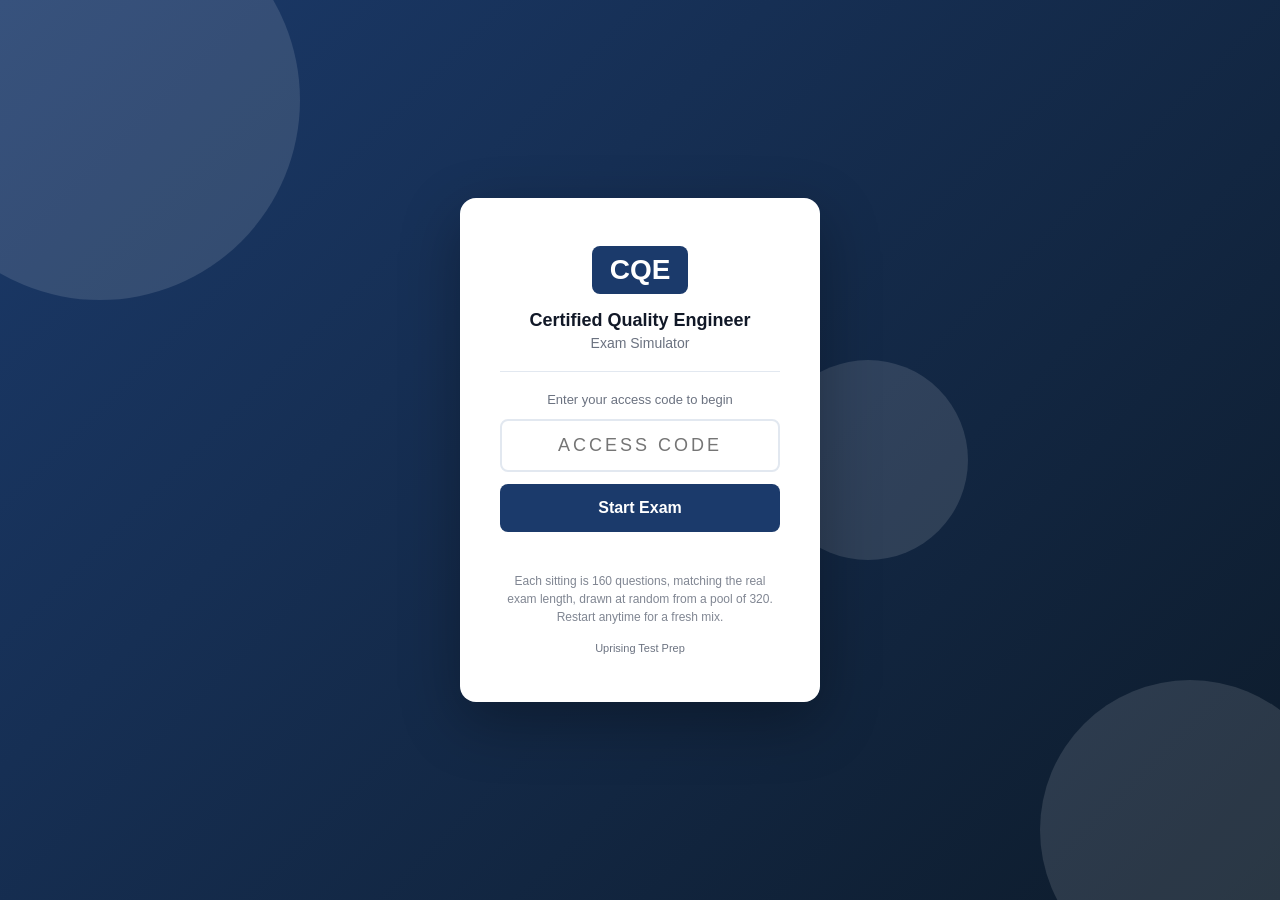
<file: index.html>
<!DOCTYPE html>
<html lang="en">
<head>
  <meta charset="UTF-8" />
  <meta name="viewport" content="width=device-width, initial-scale=1.0, viewport-fit=cover" />
  <meta name="apple-mobile-web-app-capable" content="yes" />
  <meta name="apple-mobile-web-app-status-bar-style" content="black-translucent" />
  <title>CQE Exam Simulator</title>
  <link rel="stylesheet" href="style.css" />
</head>
<body>

<div id="access-gate">
  <div class="gate-bg-shapes">
    <div class="shape shape-1"></div>
    <div class="shape shape-2"></div>
    <div class="shape shape-3"></div>
  </div>
  <div class="gate-card">
    <div class="gate-logo">
      <div class="logo-badge">CQE</div>
    </div>
    <h1 class="gate-title">Certified Quality Engineer</h1>
    <p class="gate-subtitle">Exam Simulator</p>
    <div class="gate-divider"></div>
    <p class="gate-instruction">Enter your access code to begin</p>
    <input type="text" id="access-code-input" class="gate-input"
           placeholder="Access Code" autocomplete="off"
           maxlength="20" spellcheck="false" />
    <button id="access-btn" class="gate-btn">Start Exam</button>
    <p id="access-error" class="gate-error"></p>
    <p class="gate-pool-note">Each sitting is 160 questions, matching the real exam length, drawn at random from a pool of 320. Restart anytime for a fresh mix.</p>
    <p class="gate-hint">Uprising Test Prep</p>
  </div>
</div>

<div id="app" style="display:none">
  <header class="top-bar">
    <div class="bar-left">
      <span class="bar-logo">CQE</span>
      <span class="bar-title">Exam Simulator</span>
    </div>
    <div class="bar-right">
      <span class="bar-timer" id="timer-display">--:--</span>
      <button class="bar-btn" id="flag-btn">Flag</button>
      <button class="bar-btn bar-btn-primary" id="submit-btn">
        <span class="btn-full">Submit Exam</span>
        <span class="btn-short">Submit</span>
      </button>
    </div>
  </header>

  <div class="progress-strip">
    <div class="progress-bar" id="progress-bar"></div>
  </div>

  <main class="exam-main">
    <div class="question-panel">
      <div class="q-meta">
        <span id="q-counter"></span>
        <span class="q-pool-chip" title="This sitting is 160 questions, matching the real exam length, drawn at random from a pool of 320. Restart for a fresh mix.">320 Questions Available</span>
        <span id="q-domain" class="q-domain-tag"></span>
        <span id="q-flag-indicator" class="flag-chip" style="display:none">Flagged</span>
      </div>
      <!-- Shared text for a linked cluster (a clinical case, a reading
           passage). It sits ABOVE the stem, which is the one thing that
           legitimately precedes it, and repeats on every question in the
           cluster so nobody has to page backwards. -->
      <div id="q-cluster-wrap" class="cluster-wrap" style="display:none"></div>
      <p id="question-text" class="q-text"></p>
      <!-- The picture sits BELOW the question text so the simulator matches
           the printed book exactly: stem, then picture, then options. They
           used to disagree (book put the picture under the stem, simulator put
           it above), so no single wording could be true in both places, and
           184 of MLPAO's 185 image questions said "shown above" while the
           book printed the picture below the sentence. Write stems with
           neutral wording ("the strip shown", "the diagram shows") and this
           whole class of bug cannot come back. -->
      <div id="q-image-wrap" style="display:none; margin-bottom:14px;"></div>
      <div id="options-list" class="options-list"></div>
      <div id="explanation-box" class="explanation-box" style="display:none">
        <div class="explanation-label">Explanation</div>
        <p id="explanation-text" class="explanation-text"></p>
      </div>
    </div>
    <div class="nav-bar">
      <button class="nav-btn" id="prev-btn">&#8592; Prev</button>
      <button class="nav-btn nav-btn-map" id="map-btn">Question Map</button>
      <button class="nav-btn nav-btn-next" id="next-btn">Next &#8594;</button>
    </div>
  </main>
</div>

<!-- Question Map Modal -->
<div id="map-modal" style="display:none">
  <div class="map-backdrop" id="map-backdrop"></div>
  <div class="map-panel">
    <div class="map-header">
      <span class="map-title">Question Map</span>
      <button id="map-close" class="map-close-btn">&#x2715; Close</button>
    </div>
    <div class="map-legend">
      <span class="leg-item"><span class="leg-swatch leg-answered"></span>Answered</span>
      <span class="leg-item"><span class="leg-swatch leg-flagged"></span>Flagged</span>
      <span class="leg-item"><span class="leg-swatch leg-unanswered"></span>Unanswered</span>
    </div>
    <div id="q-grid" class="q-grid"></div>
  </div>
</div>

<div id="results-screen" style="display:none">
  <div class="results-card">
    <div class="res-header">
      <div class="res-badge">CQE</div>
      <h2 id="res-status" class="res-status"></h2>
      <p id="res-score" class="res-score"></p>
    </div>
    <div id="res-domains" class="res-domains"></div>
    <p class="mode-pool-note">This sitting drew 160 questions from a pool of 320. Restart for a fresh mix.</p>
    <button id="res-review-btn" class="res-btn">Review Answers</button>
    <button id="res-restart-btn" class="res-btn res-btn-secondary">Restart</button>
  </div>
</div>

<script src="questions.js"></script>
<script src="app.js"></script>
</body>
</html>
</file>
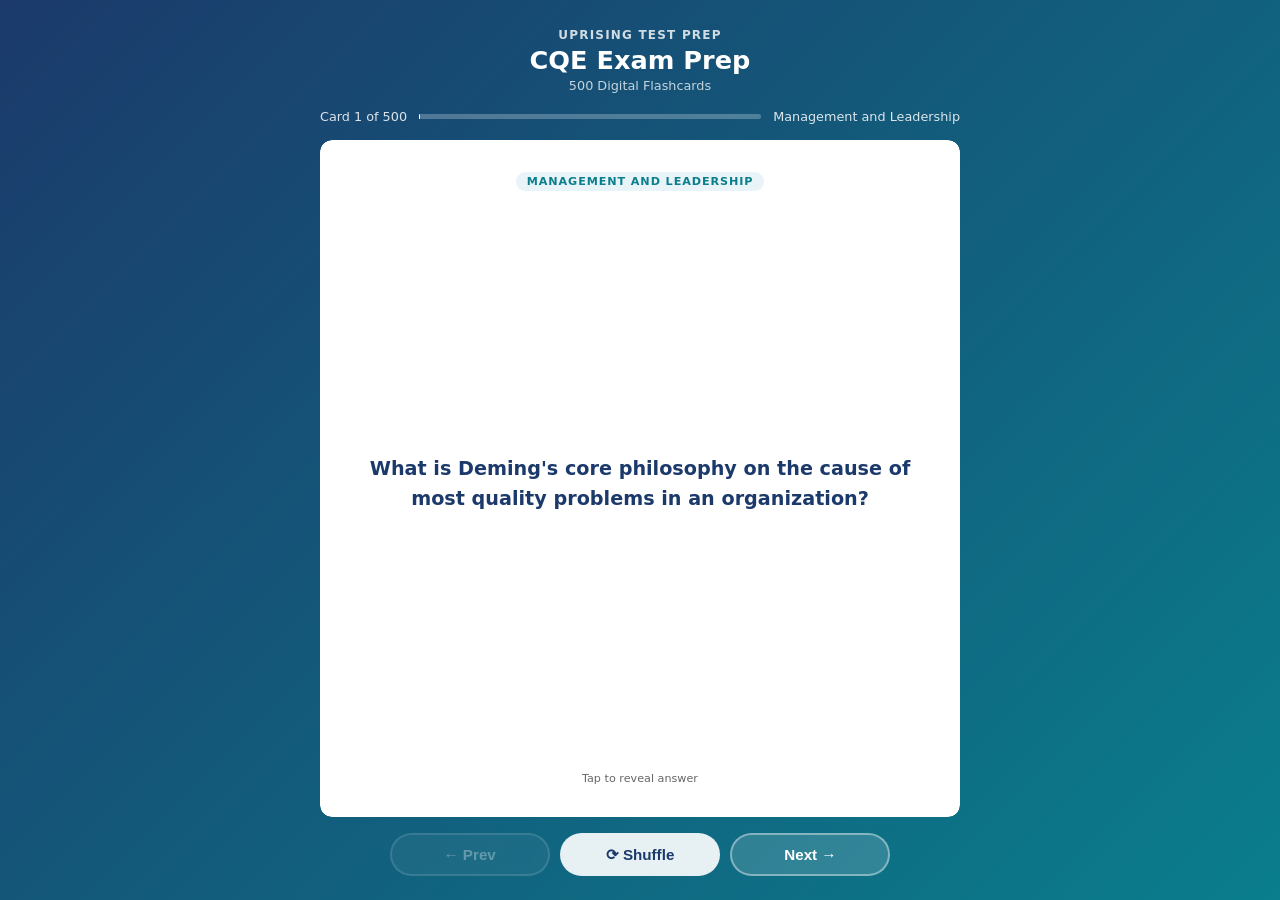
<file: flashcards/index.html>
<!DOCTYPE html>
<html lang="en">
<head>
  <meta charset="UTF-8">
  <meta name="viewport" content="width=device-width, initial-scale=1.0">
  <title>CQE Exam Prep: Flashcards</title>
  <style>
    :root {
      --blue:   #1B3A6B;
      --teal:   #0A7E8C;
      --ltblue: #E8F4F8;
      --white:  #FFFFFF;
      --text:   #1A1A1A;
      --muted:  #666;
      --radius: 12px;
    }
    * { box-sizing: border-box; margin: 0; padding: 0; }
    html, body { height: 100%; }
    body {
      font-family: 'Segoe UI', system-ui, sans-serif;
      background: linear-gradient(135deg, var(--blue) 0%, var(--teal) 100%);
      /* Pinned, not min-height: the page must never grow, or the controls
         get pushed below the fold on iOS where 100dvh and height:100%
         disagree. The height:100% rule above is the pre-dvh fallback. */
      height: 100dvh;
      max-height: 100dvh;
      overflow: hidden;
      display: flex;
      flex-direction: column;
      align-items: center;
      padding: 1.25rem 1rem 1rem;
      gap: 0.75rem;
      overflow-x: hidden;
    }
    header { text-align: center; color: #fff; flex-shrink: 0; }
    header .brand { font-size: 0.75rem; font-weight: 700; letter-spacing: 0.1em; opacity: 0.8; text-transform: uppercase; }
    header h1 { font-size: 1.3rem; font-weight: 800; margin-top: 0.2rem; }
    header .subtitle { font-size: 0.8rem; opacity: 0.75; margin-top: 0.15rem; }
    #progress-info {
      display: flex; align-items: center; gap: 0.75rem;
      color: rgba(255,255,255,0.85); font-size: 0.8rem;
      flex-shrink: 0; width: 100%; max-width: 640px;
    }
    #progress-bar-track {
      flex: 1; background: rgba(255,255,255,0.25);
      border-radius: 4px; height: 5px;
    }
    #progress-bar-fill { height: 100%; background: #fff; border-radius: 4px; transition: width 0.3s; }
    .card-scene {
      width: 100%; max-width: 640px;
      perspective: 1200px;
      cursor: pointer;
      flex: 1; min-height: 0;
      display: flex; flex-direction: column;
    
      /* WebKit does not clip overflow inside a preserve-3d context, so the
         answer pane's own clip is dropped and a long answer paints over the
         Prev/Next row. This element only sets the perspective and is NOT
         itself in the 3D context, so its clip is honoured in every engine. */
      overflow: hidden;
      border-radius: var(--radius);
    }
    .card-inner {
      position: relative; width: 100%;
      flex: 1; min-height: 0;
      transition: transform 0.55s cubic-bezier(.4,0,.2,1);
      transform-style: preserve-3d;
    }
    .card-scene.flipped .card-inner { transform: rotateY(180deg); }
    .card-face {
      position: absolute; inset: 0;
      backface-visibility: hidden; -webkit-backface-visibility: hidden;
      border-radius: var(--radius);
      display: flex; flex-direction: column;
      padding: 1.5rem 1.75rem;
      box-shadow: 0 12px 40px rgba(0,0,0,0.2);
      overflow: hidden;
    
      /* Painting through a mask forces WebKit to allocate a real clipping
         layer for a 3D-transformed element, which is what makes the
         overflow:hidden and the rounded corners above actually apply. */
      -webkit-mask-image: -webkit-radial-gradient(#fff, #000);
              mask-image: radial-gradient(#fff, #000);
    }
    .card-front { background: var(--white); align-items: center; justify-content: center; }
    .card-back  { background: var(--ltblue); transform: rotateY(180deg); }
    .card-badge {
      font-size: 0.7rem; font-weight: 700; text-transform: uppercase;
      letter-spacing: 0.08em;
      background: var(--ltblue); color: var(--teal);
      padding: 0.2rem 0.65rem; border-radius: 20px;
      margin-bottom: 0.85rem; flex-shrink: 0;
    }
    .card-back .card-badge { background: rgba(10,126,140,0.12); }
    .card-front .q-text {
      font-size: 1.1rem; font-weight: 600; color: var(--blue); line-height: 1.55;
      text-align: center; overflow-y: auto; flex: 1;
      display: flex; align-items: center; justify-content: center;
      scrollbar-width: thin; scrollbar-color: rgba(27,58,107,0.3) transparent;
    }
    .card-back .a-label { font-size: 0.7rem; font-weight: 700; color: var(--teal); text-transform: uppercase; letter-spacing: 0.08em; margin-bottom: 0.4rem; flex-shrink: 0; }
    .card-back .a-text  {
      font-size: 0.975rem; color: var(--text); line-height: 1.65;
      overflow-y: auto; flex: 1; min-height: 0; padding-right: 4px;
      scrollbar-width: thin; scrollbar-color: rgba(10,126,140,0.4) transparent;
    
      -webkit-overflow-scrolling: touch;
      overscroll-behavior: contain;
    }
    .card-back .a-text::-webkit-scrollbar { width: 4px; }
    .card-back .a-text::-webkit-scrollbar-track { background: transparent; }
    .card-back .a-text::-webkit-scrollbar-thumb { background: rgba(10,126,140,0.4); border-radius: 4px; }
    .tap-hint { flex-shrink: 0; margin-top: 0.6rem; font-size: 0.7rem; color: var(--muted); text-align: center; }
    .card-back .tap-hint { color: var(--teal); opacity: 0.7; }
    .controls {
      display: flex; gap: 0.65rem; flex-wrap: nowrap;
      justify-content: center; flex-shrink: 0;
      width: 100%; max-width: 640px;
      padding-bottom: env(safe-area-inset-bottom, 0px);
    }
    .btn {
      padding: 0.6rem 1.2rem; border-radius: 50px;
      border: 2px solid rgba(255,255,255,0.4);
      background: rgba(255,255,255,0.15); color: #fff;
      font-weight: 700; font-size: 0.875rem; cursor: pointer;
      transition: all 0.2s; backdrop-filter: blur(4px);
      white-space: nowrap; flex: 1; max-width: 160px;
    }
    .btn:hover { background: rgba(255,255,255,0.3); border-color: rgba(255,255,255,0.7); }
    .btn:active { transform: scale(0.96); }
    .btn:disabled { opacity: 0.35; cursor: not-allowed; }
    .btn.btn-primary { background: rgba(255,255,255,0.9); color: var(--blue); border-color: transparent; }
    .btn.btn-primary:hover { background: #fff; }
    #loading { color: rgba(255,255,255,0.8); font-size: 1rem; text-align: center; padding: 3rem; flex: 1; }
    @media (min-width: 768px) {
      body { padding: 1.75rem 1.5rem 1.5rem; gap: 1rem; }
      header h1 { font-size: 1.6rem; }
      .card-face { padding: 2rem 2.5rem; }
      .card-front .q-text { font-size: 1.2rem; }
      .card-back .a-text { font-size: 1.05rem; }
      .btn { font-size: 0.95rem; padding: 0.65rem 1.4rem; }
    }
    @media (max-width: 380px) {
      body { padding: 0.75rem; gap: 0.5rem; }
      header .brand { font-size: 0.65rem; }
      header h1 { font-size: 1.1rem; }
      header .subtitle { display: none; }
      .card-face { padding: 1rem 1.1rem; }
      .card-front .q-text { font-size: 0.975rem; }
      .card-back .a-text { font-size: 0.875rem; }
      .btn { font-size: 0.8rem; padding: 0.5rem 0.75rem; }
    }
  </style>
</head>
<body>
<header>
  <div class="brand">Uprising Test Prep</div>
  <h1>CQE Exam Prep</h1>
  <div class="subtitle">500 Digital Flashcards</div>
</header>
<div id="progress-info">
  <span id="card-counter">Card 1 of 500</span>
  <div id="progress-bar-track"><div id="progress-bar-fill" style="width:0%"></div></div>
  <span id="domain-label"></span>
</div>
<div id="loading">Loading flashcards...</div>
<div class="card-scene" id="card-scene" style="display:none" onclick="flipCard()">
  <div class="card-inner" id="card-inner">
    <div class="card-face card-front">
      <div class="card-badge" id="front-badge"></div>
      <div class="q-text" id="q-text"></div>
      <div class="tap-hint">Tap to reveal answer</div>
    </div>
    <div class="card-face card-back">
      <div class="card-badge" id="back-badge">Answer</div>
      <div class="a-label">Answer</div>
      <div class="a-text" id="a-text"></div>
      <div class="tap-hint">Tap to flip back</div>
    </div>
  </div>
</div>
<div class="controls" id="controls" style="display:none">
  <button class="btn" id="prev-btn" onclick="event.stopPropagation();move(-1)" disabled>&#8592; Prev</button>
  <button class="btn btn-primary" onclick="event.stopPropagation();shuffleCards()">&#10227; Shuffle</button>
  <button class="btn" id="next-btn" onclick="event.stopPropagation();move(1)">Next &#8594;</button>
</div>
<script>
const DOMAIN_LABELS = {
  management_and_leadership: "Management and Leadership",
  the_quality_system: "The Quality System",
  product_process_and_service_design: "Product Process and Service Design",
  product_and_process_control: "Product and Process Control",
  continuous_improvement: "Continuous Improvement",
  quantitative_methods_and_tools: "Quantitative Methods and Tools",
  risk_management: "Risk Management",
};
let cards   = [];
let current = 0;
async function init() {
  try {
    const res = await fetch('flashcards.json');
    if (!res.ok) throw new Error('Network error');
    cards = await res.json();
    document.getElementById('loading').style.display    = 'none';
    document.getElementById('card-scene').style.display = 'flex';
    document.getElementById('controls').style.display   = 'flex';
    show();
  } catch (e) {
    document.getElementById('loading').textContent = 'Error loading flashcards. Please try refreshing.';
  }
}
function domainLabel(key) {
  return DOMAIN_LABELS[key] || key.replace(/_/g, ' ').replace(/\b\w/g, c => c.toUpperCase());
}
function show() {
  const c = cards[current];
  document.getElementById('card-scene').classList.remove('flipped');
  document.getElementById('a-text').scrollTop = 0;
  const label = domainLabel(c.domain || c.chapter || '');
  document.getElementById('q-text').textContent       = c.front;
  document.getElementById('a-text').textContent       = c.back;
  document.getElementById('front-badge').textContent  = label;
  document.getElementById('back-badge').textContent   = label;
  document.getElementById('card-counter').textContent = `Card ${current+1} of ${cards.length}`;
  document.getElementById('domain-label').textContent = label;
  document.getElementById('progress-bar-fill').style.width = `${((current+1)/cards.length*100).toFixed(1)}%`;
  document.getElementById('prev-btn').disabled = current === 0;
  document.getElementById('next-btn').disabled = current === cards.length - 1;
}
function flipCard() { document.getElementById('card-scene').classList.toggle('flipped'); }
function move(dir) {
  const next = current + dir;
  if (next < 0 || next >= cards.length) return;
  current = next; show();
}
function shuffleCards() {
  for (let i = cards.length - 1; i > 0; i--) {
    const j = Math.floor(Math.random() * (i+1));
    [cards[i], cards[j]] = [cards[j], cards[i]];
  }
  current = 0; show();
}
document.addEventListener('keydown', e => {
  if (e.key === 'ArrowRight' || e.key === 'ArrowDown') move(1);
  else if (e.key === 'ArrowLeft' || e.key === 'ArrowUp') move(-1);
  else if (e.key === ' ' || e.key === 'Enter') { e.preventDefault(); flipCard(); }
});
init();
</script>
</body>
</html>
</file>
<file: style.css>
/* CQE Exam Simulator, Styles */
:root {
  --primary:   #1B3A6B;
  --pass:      #059669;
  --fail:      #DC2626;
  --bg:        #F3F4F8;
  --card:      #FFFFFF;
  --border:    #E2E8F0;
  --text:      #111827;
  --muted:     #6B7280;
  --radius:    10px;
}
*, *::before, *::after { box-sizing: border-box; margin: 0; padding: 0; }
body {
  font-family: -apple-system, BlinkMacSystemFont, "Segoe UI", sans-serif;
  background: var(--bg);
  color: var(--text);
  height: 100vh;
  height: 100dvh;
  overflow: hidden;
  -webkit-text-size-adjust: 100%;
}

/* ── Access Gate ─────────────────────────────────────────────────────────── */
#access-gate {
  display: flex;
  align-items: center;
  justify-content: center;
  height: 100vh;
  height: 100dvh;
  background: linear-gradient(135deg, var(--primary) 0%, #0d1b2a 100%);
  position: relative;
  overflow: hidden;
  padding: 20px;
  padding-top: max(20px, env(safe-area-inset-top));
  padding-bottom: max(20px, env(safe-area-inset-bottom));
}
.gate-bg-shapes { position: absolute; inset: 0; pointer-events: none; }
.shape { position: absolute; border-radius: 50%; opacity: .12; background: #fff; }
.shape-1 { width: 400px; height: 400px; top: -100px; left: -100px; }
.shape-2 { width: 300px; height: 300px; bottom: -80px; right: -60px; }
.shape-3 { width: 200px; height: 200px; top: 40%; left: 60%; }
.gate-card {
  background: #fff;
  border-radius: 16px;
  padding: 48px 40px;
  text-align: center;
  width: 100%;
  max-width: 360px;
  position: relative;
  z-index: 1;
  box-shadow: 0 20px 60px rgba(0,0,0,.3);
}
.logo-badge {
  display: inline-block;
  background: var(--primary);
  color: #fff;
  font-weight: 800;
  font-size: 28px;
  padding: 8px 18px;
  border-radius: 8px;
}
.gate-title { font-size: 18px; font-weight: 700; margin-top: 16px; color: var(--text); }
.gate-subtitle { color: var(--muted); font-size: 14px; margin-top: 4px; }
.gate-divider { height: 1px; background: var(--border); margin: 20px 0; }
.gate-instruction { font-size: 13px; color: var(--muted); margin-bottom: 12px; }
.gate-input {
  width: 100%;
  padding: 14px 16px;
  border: 2px solid var(--border);
  border-radius: 8px;
  font-size: 18px;
  text-align: center;
  text-transform: uppercase;
  letter-spacing: 3px;
  outline: none;
}
.gate-input:focus { border-color: var(--primary); }
.gate-btn {
  width: 100%;
  margin-top: 12px;
  padding: 15px;
  background: var(--primary);
  color: #fff;
  border: none;
  border-radius: 8px;
  font-size: 16px;
  font-weight: 600;
  cursor: pointer;
  -webkit-tap-highlight-color: transparent;
}
.gate-btn:hover { opacity: .9; }
.gate-error { color: var(--fail); font-size: 13px; margin-top: 8px; min-height: 18px; }
.gate-hint { color: var(--muted); font-size: 11px; margin-top: 16px; }
.gate-pool-note { color: var(--muted); opacity: .85; font-size: 12px; margin-top: 14px; line-height: 1.5; }
.mode-pool-note { color: var(--muted); opacity: .85; font-size: 12.5px; text-align: center; margin: 4px 0 16px; line-height: 1.5; }

/* ── App shell ───────────────────────────────────────────────────────────── */
#app {
  display: flex;
  flex-direction: column;
  height: 100vh;
  height: 100dvh;
  padding-top: env(safe-area-inset-top);
}
.top-bar {
  display: flex;
  justify-content: space-between;
  align-items: center;
  background: var(--primary);
  color: #fff;
  padding: 0 20px;
  padding-left: max(20px, env(safe-area-inset-left));
  padding-right: max(20px, env(safe-area-inset-right));
  height: 52px;
  flex-shrink: 0;
  gap: 8px;
}
.bar-left { display: flex; align-items: center; gap: 8px; min-width: 0; }
.bar-logo { font-weight: 800; font-size: 18px; flex-shrink: 0; }
.bar-title { font-size: 14px; opacity: .8; white-space: nowrap; overflow: hidden; text-overflow: ellipsis; }
.bar-right { display: flex; align-items: center; gap: 8px; flex-shrink: 0; }
.bar-timer {
  font-variant-numeric: tabular-nums;
  font-size: 16px;
  font-weight: 600;
  min-width: 68px;
  text-align: right;
}
.bar-btn {
  padding: 7px 13px;
  background: rgba(255,255,255,.15);
  border: 1px solid rgba(255,255,255,.3);
  color: #fff;
  border-radius: 6px;
  cursor: pointer;
  font-size: 13px;
  white-space: nowrap;
  -webkit-tap-highlight-color: transparent;
  touch-action: manipulation;
}
.bar-btn:hover { background: rgba(255,255,255,.25); }
.bar-btn-primary {
  background: #fff;
  color: var(--primary);
  border-color: #fff;
  font-weight: 600;
}
.bar-btn-primary:hover { background: #f0f0f0; }
.btn-short { display: none; }
.btn-full  { display: inline; }

.progress-strip { height: 4px; background: rgba(0,0,0,.1); flex-shrink: 0; }
.progress-bar   { height: 100%; background: #4ade80; transition: width .3s; }

/* ── Main exam area ──────────────────────────────────────────────────────── */
.exam-main {
  flex: 1;
  overflow: hidden;
  display: flex;
  flex-direction: column;
  padding: 16px 20px 0;
  padding-left: max(16px, env(safe-area-inset-left));
  padding-right: max(16px, env(safe-area-inset-right));
  min-height: 0;
}
.question-panel { flex: 1; overflow-y: auto; padding-bottom: 12px; -webkit-overflow-scrolling: touch; }
.q-meta {
  display: flex;
  align-items: center;
  gap: 8px;
  margin-bottom: 12px;
  font-size: 13px;
  color: var(--muted);
  flex-wrap: wrap;
}
.q-domain-tag {
  background: var(--primary);
  color: #fff;
  padding: 2px 8px;
  border-radius: 4px;
  font-size: 11px;
  font-weight: 600;
}
.q-pool-chip {
  background: #EEF2FF;
  background: color-mix(in srgb, var(--primary) 12%, #fff);
  color: var(--primary);
  border: 1px solid var(--primary);
  padding: 2px 8px;
  border-radius: 10px;
  font-size: 11px;
  font-weight: 700;
  cursor: help;
  white-space: nowrap;
}
.flag-chip {
  background: #FEF3C7;
  color: #92400E;
  padding: 2px 8px;
  border-radius: 4px;
  font-size: 11px;
  font-weight: 600;
}
.cluster-wrap {
  border-left: 4px solid var(--primary, #1B3A6B);
  background: #F2F6FC; border-radius: 8px;
  padding: 10px 14px; margin-bottom: 16px;
}
.cluster-label {
  font-size: 11px; font-weight: 700; letter-spacing: 0.06em;
  text-transform: uppercase; color: var(--primary, #1B3A6B); margin-bottom: 6px;
}
.cluster-body {
  max-height: 38vh; overflow-y: auto; font-size: 15px; line-height: 1.6;
  -webkit-overflow-scrolling: touch;
}
.cluster-body p + p { margin-top: 10px; }
@media (min-width: 1100px) { .cluster-body { max-height: 52vh; } }

.q-image {
  max-width: 100%;
  /* Cap the height too. With only max-width, a tall exhibit renders at full
     width and pushes the stem and every option below the fold, so the question
     looks like it has no answers until the candidate scrolls. Found on CNPLE. */
  max-height: 62vh;
  width: auto;
  height: auto;
  object-fit: contain;
  border-radius: 6px;
  border: 1px solid var(--border);
  display: block;
  margin-bottom: 14px;
}
.q-text { font-size: 16px; line-height: 1.65; margin-bottom: 20px; }
.options-list { display: flex; flex-direction: column; gap: 10px; }
.option {
  display: flex;
  align-items: flex-start;
  gap: 12px;
  padding: 15px 16px;
  background: var(--card);
  border: 2px solid var(--border);
  border-radius: var(--radius);
  cursor: pointer;
  transition: .15s;
  -webkit-tap-highlight-color: transparent;
  touch-action: manipulation;
  min-height: 52px;
}
.option:hover  { border-color: var(--primary); background: #F8FAFF; }
.option.selected  { border-color: var(--primary); background: #EEF3FF; }
.option.correct   { border-color: #059669; background: #ECFDF5; }
.option.incorrect { border-color: #DC2626; background: #FEF2F2; }
.explanation-box {
  margin-top: 20px;
  padding: 16px 18px;
  background: #F0F9FF;
  border-left: 4px solid #2563EB;
  border-radius: 6px;
}
.explanation-label {
  font-size: 11px;
  font-weight: 700;
  text-transform: uppercase;
  letter-spacing: .06em;
  color: #2563EB;
  margin-bottom: 8px;
}
.explanation-text { font-size: 14.5px; line-height: 1.7; color: #1e293b; margin: 0; }
.opt-letter { font-weight: 700; font-size: 15px; color: var(--primary); min-width: 22px; padding-top: 1px; flex-shrink: 0; }
.opt-text   { font-size: 15px; line-height: 1.5; }

/* ── Nav bar ─────────────────────────────────────────────────────────────── */
.nav-bar {
  display: flex;
  align-items: center;
  gap: 8px;
  padding: 10px 0;
  padding-bottom: max(14px, env(safe-area-inset-bottom));
  flex-shrink: 0;
}
.nav-btn {
  flex: 1;
  padding: 13px 8px;
  background: var(--card);
  border: 1px solid var(--border);
  border-radius: 8px;
  cursor: pointer;
  font-size: 15px;
  font-weight: 500;
  text-align: center;
  -webkit-tap-highlight-color: transparent;
  touch-action: manipulation;
  min-height: 48px;
}
.nav-btn:hover      { background: #f0f0f0; }
.nav-btn-map {
  background: var(--bg);
  border-color: var(--primary);
  color: var(--primary);
  font-weight: 600;
}
.nav-btn-map:hover { background: #EEF3FF; }
.nav-btn-next {
  background: var(--primary);
  color: #fff;
  border-color: var(--primary);
}
.nav-btn-next:hover { opacity: .9; }

/* ── Question Map Modal ──────────────────────────────────────────────────── */
#map-modal {
  position: fixed;
  inset: 0;
  z-index: 1000;
  display: flex;
  flex-direction: column;
  justify-content: flex-end;
}
.map-backdrop { position: absolute; inset: 0; background: rgba(0,0,0,.5); }
.map-panel {
  position: relative;
  background: #fff;
  border-radius: 20px 20px 0 0;
  padding: 20px;
  padding-bottom: max(20px, env(safe-area-inset-bottom));
  max-height: 80vh;
  max-height: 80dvh;
  display: flex;
  flex-direction: column;
  box-shadow: 0 -4px 30px rgba(0,0,0,.2);
}
.map-header {
  display: flex;
  align-items: center;
  justify-content: space-between;
  margin-bottom: 12px;
  flex-shrink: 0;
}
.map-title { font-size: 17px; font-weight: 700; color: var(--text); }
.map-close-btn {
  padding: 8px 16px;
  background: var(--bg);
  border: 1px solid var(--border);
  border-radius: 8px;
  cursor: pointer;
  font-size: 14px;
  font-weight: 500;
  min-height: 40px;
  -webkit-tap-highlight-color: transparent;
  touch-action: manipulation;
}
.map-close-btn:hover { background: #e5e7eb; }
.map-legend { display: flex; gap: 16px; margin-bottom: 14px; flex-shrink: 0; flex-wrap: wrap; }
.leg-item { display: flex; align-items: center; gap: 6px; font-size: 13px; color: var(--muted); }
.leg-swatch {
  width: 16px;
  height: 16px;
  border-radius: 3px;
  border: 1px solid var(--border);
  background: var(--card);
  display: inline-block;
  flex-shrink: 0;
}
.leg-swatch.leg-answered  { background: var(--primary); border-color: var(--primary); }
.leg-swatch.leg-flagged   { background: #FEF3C7; border-color: #F59E0B; }
.leg-swatch.leg-unanswered { background: var(--card); }
.q-grid {
  display: flex;
  flex-wrap: wrap;
  gap: 6px;
  overflow-y: auto;
  flex: 1;
  padding-bottom: 8px;
  -webkit-overflow-scrolling: touch;
}
.grid-btn {
  width: 40px;
  height: 40px;
  border: 1px solid var(--border);
  border-radius: 6px;
  background: var(--card);
  font-size: 12px;
  cursor: pointer;
  font-weight: 500;
  -webkit-tap-highlight-color: transparent;
  touch-action: manipulation;
}
.grid-btn.answered { background: var(--primary); color: #fff; border-color: var(--primary); }
.grid-btn.flagged  { background: #FEF3C7; border-color: #F59E0B; }
.grid-btn.active   { outline: 3px solid var(--primary); outline-offset: 2px; }

/* ── Results ─────────────────────────────────────────────────────────────── */
#results-screen {
  display: flex;
  align-items: flex-start;
  justify-content: center;
  min-height: 100vh;
  min-height: 100dvh;
  background: var(--bg);
  overflow-y: auto;
  -webkit-overflow-scrolling: touch;
  padding: 20px 16px;
  padding-top: max(20px, env(safe-area-inset-top));
  padding-bottom: max(20px, env(safe-area-inset-bottom));
}
.results-card {
  background: var(--card);
  border-radius: 16px;
  padding: 40px;
  max-width: 480px;
  width: 100%;
  box-shadow: 0 8px 30px rgba(0,0,0,.1);
}
.res-header { text-align: center; margin-bottom: 24px; }
.res-badge {
  display: inline-block;
  background: var(--primary);
  color: #fff;
  font-weight: 800;
  font-size: 22px;
  padding: 6px 16px;
  border-radius: 8px;
}
.res-status { font-size: 36px; font-weight: 800; margin-top: 12px; }
.res-score  { font-size: 18px; color: var(--muted); margin-top: 4px; }
.res-domains { margin-bottom: 24px; display: flex; flex-direction: column; gap: 10px; }
.res-domain-row { display: flex; align-items: center; gap: 8px; font-size: 13px; }
.res-domain-name { width: 160px; font-weight: 500; flex-shrink: 0; }
.res-domain-bar-wrap { flex: 1; background: #E5E7EB; border-radius: 4px; height: 8px; overflow: hidden; }
.res-domain-bar { height: 100%; border-radius: 4px; transition: width .5s; }
.res-domain-pct { width: 36px; text-align: right; font-weight: 600; }
.res-btn {
  width: 100%;
  padding: 15px;
  background: var(--primary);
  color: #fff;
  border: none;
  border-radius: 8px;
  font-size: 15px;
  font-weight: 600;
  cursor: pointer;
  margin-bottom: 10px;
  min-height: 52px;
  -webkit-tap-highlight-color: transparent;
  touch-action: manipulation;
}
.res-btn:hover { opacity: .9; }
.res-btn-secondary {
  background: transparent;
  color: var(--primary);
  border: 2px solid var(--primary);
}
.res-btn-secondary:hover { background: var(--primary); color: #fff; }

/* ── Mobile breakpoint (phones ≤ 640px) ─────────────────────────────────── */
@media (max-width: 640px) {
  /* Gate card */
  .gate-card { padding: 32px 24px; }

  /* Top bar: hide long title text, swap Submit label */
  .bar-title  { display: none; }
  .btn-full   { display: none; }
  .btn-short  { display: inline; }
  .bar-right  { gap: 6px; }
  .bar-btn    { padding: 6px 10px; font-size: 12px; }
  .bar-timer  { font-size: 14px; min-width: 58px; }

  /* Exam main */
  .exam-main { padding: 12px 14px 0; }
  .q-text { font-size: 16px; }
  .opt-text { font-size: 15px; }

  /* Nav bar, bigger touch targets */
  .nav-btn { font-size: 14px; padding: 14px 6px; }

  /* Results */
  .results-card { padding: 28px 20px; }
  .res-domain-name { width: 110px; font-size: 12px; }
  .res-domain-pct  { font-size: 12px; }
  .res-status { font-size: 30px; }

  /* Map grid, slightly bigger buttons on phones */
  .grid-btn { width: 42px; height: 42px; }
}

/* ── Very small phones (≤ 380px) ────────────────────────────────────────── */
@media (max-width: 380px) {
  .bar-logo { font-size: 15px; }
  .bar-btn  { padding: 5px 8px; font-size: 11px; }
  .bar-timer { font-size: 13px; min-width: 52px; }
  .nav-btn  { font-size: 13px; }
  .grid-btn { width: 38px; height: 38px; font-size: 11px; }
}
</file>
